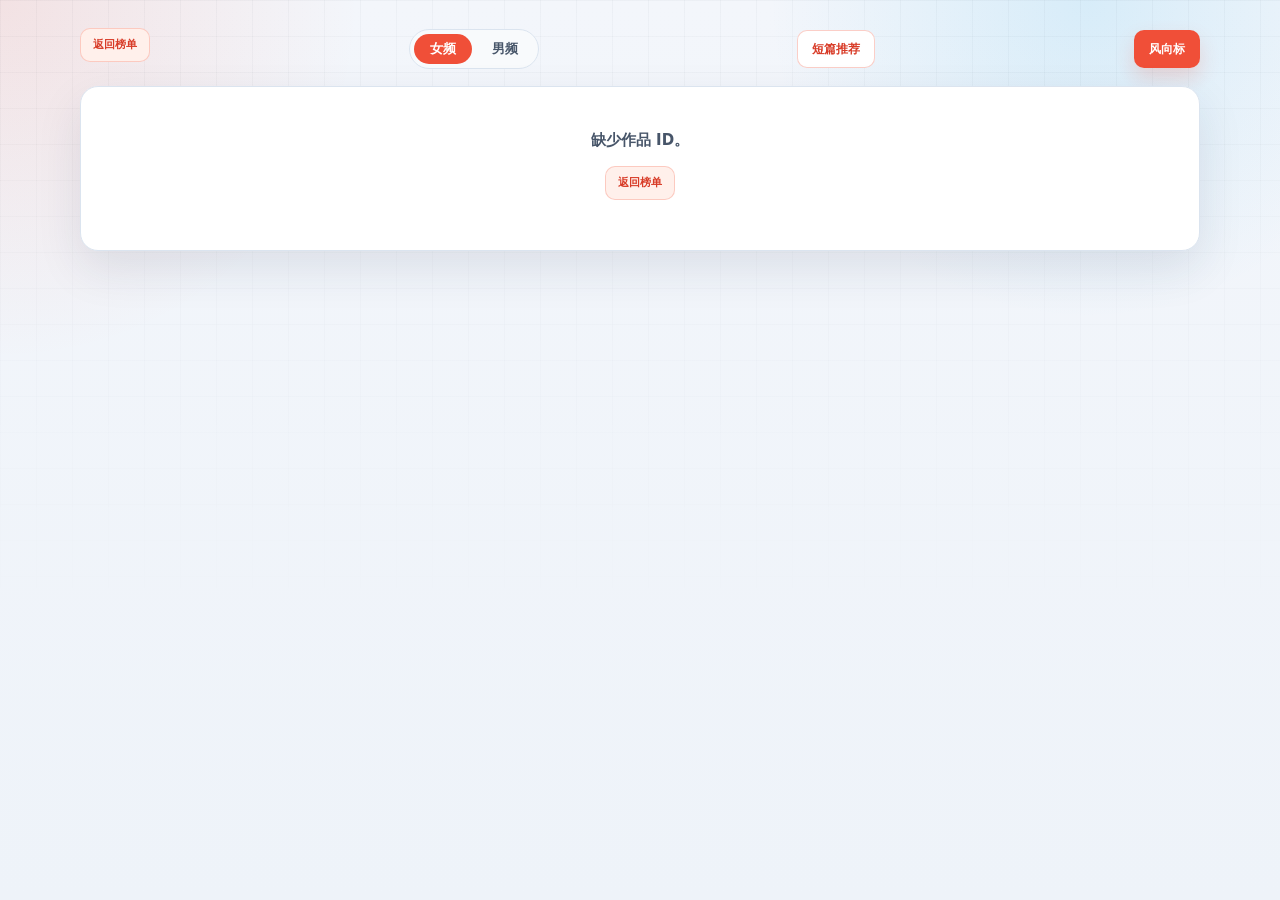
<file: book.html>
<!DOCTYPE html>
<html lang="zh-CN">
<head>
    <meta charset="UTF-8">
    <meta name="viewport" content="width=device-width, initial-scale=1.0">
    <title>作品详情 · 番茄男女频新书榜</title>
    <link rel="stylesheet" href="css/style.css">
    <meta name="description" content="番茄小说作品详情、在读趋势与历史上榜记录">
</head>
<body class="book-page">
    <main class="book-shell">
        <header class="book-topbar">
            <a href="index.html" class="back-link" data-channel-link>返回榜单</a>
            <nav class="channel-switch" data-channel-switch aria-label="选择频道"></nav>
            <a href="shorts.html" class="shorts-link-btn" data-channel-link>短篇推荐</a>
            <a href="trend.html" class="trend-link-btn" data-channel-link>风向标</a>
        </header>

        <section id="book-detail" class="book-detail-page">
            <div class="book-loading">正在读取作品详情...</div>
        </section>
    </main>

    <script src="js/channels.js"></script>
    <script src="js/book.js"></script>
</body>
</html>
</file>
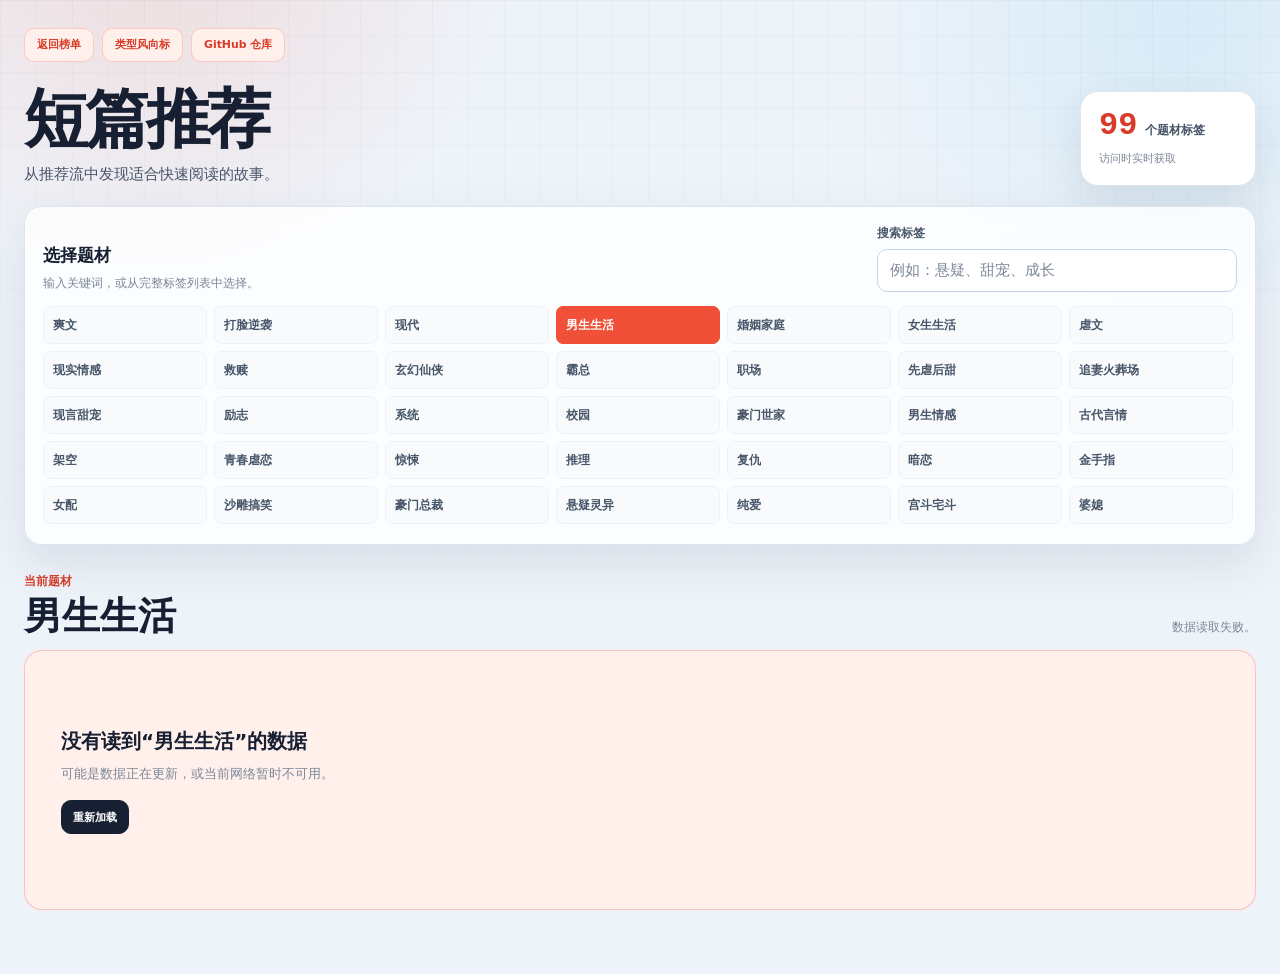
<file: shorts.html>
<!DOCTYPE html>
<html lang="zh-CN">
<head>
    <meta charset="UTF-8">
    <meta name="viewport" content="width=device-width, initial-scale=1.0">
    <title>短篇推荐 · 番茄风向标</title>
    <link rel="stylesheet" href="css/style.css">
    <meta name="description" content="按题材浏览番茄小说短篇推荐，查看短篇封面、摘要、阅读时长与互动数据。">
    <meta name="shorts-api-base" content="https://fanqie-shorts-proxy.wzj-fzr.workers.dev/api/shorts">
</head>
<body class="short-page">
    <main class="short-shell">
        <header class="short-topbar">
            <div class="short-heading">
                <nav class="short-nav" aria-label="页面导航">
                    <a href="index.html" class="back-link" data-channel-link>返回榜单</a>
                    <a href="trend.html" class="back-link" data-channel-link>类型风向标</a>
                    <a href="https://github.com/wen1701/FanqieRankTracker" class="back-link" target="_blank" rel="noopener noreferrer">GitHub 仓库</a>
                </nav>
                <h1>短篇推荐</h1>
                <p>从推荐流中发现适合快速阅读的故事。</p>
            </div>
            <div class="short-dataset" aria-label="数据集信息">
                <strong id="short-tag-count">99</strong>
                <span>个题材标签</span>
                <small id="short-update-time">访问时实时获取</small>
            </div>
        </header>

        <section class="short-filter-panel" aria-labelledby="short-filter-title">
            <div class="short-filter-copy">
                <div>
                    <h2 id="short-filter-title">选择题材</h2>
                    <p>输入关键词，或从完整标签列表中选择。</p>
                </div>
                <label class="short-search">
                    <span>搜索标签</span>
                    <input id="short-tag-search" type="search" placeholder="例如：悬疑、甜宠、成长" autocomplete="off">
                </label>
            </div>
            <div id="short-tag-grid" class="short-tag-grid" aria-live="polite"></div>
        </section>

        <section class="short-feed-section" aria-labelledby="short-feed-title">
            <header class="short-feed-header">
                <div>
                    <span class="short-feed-label">当前题材</span>
                    <h2 id="short-feed-title">正在加载</h2>
                </div>
                <p id="short-feed-summary">正在整理短篇推荐内容。</p>
            </header>
            <div id="short-feed" class="short-feed" aria-live="polite" aria-busy="true"></div>
        </section>
    </main>

    <script src="js/channels.js"></script>
    <script src="js/shorts.js"></script>
</body>
</html>
</file>
<file: css/style.css>
/* ============================================================
   Fanqie Rank Tracker - Tomato Signal Dashboard
   Based on Open Design "dashboard": compact cards, cool surfaces,
   status-first information design. Adapted with Fanqie tomato red
   and readable Chinese data typography.
   ============================================================ */

:root {
    --bg: #f3f6fb;
    --bg-strong: #e8eef7;
    --surface: #ffffff;
    --surface-soft: #f8fafc;
    --surface-tint: #fff4f0;
    --surface-cool: #eef6ff;
    --panel: rgba(255, 255, 255, 0.86);
    --panel-solid: #ffffff;
    --border: #dbe4ef;
    --border-soft: #edf2f7;
    --border-strong: #c8d4e3;

    --text-primary: #172033;
    --text-secondary: #475569;
    --text-muted: #7b8798;
    --text-faint: #a8b3c3;

    --accent: #f04f38;
    --accent-strong: #d83b27;
    --accent-soft: rgba(240, 79, 56, 0.1);
    --accent-wash: #fff0eb;
    --accent-on: #ffffff;

    --info: #0ea5e9;
    --info-soft: rgba(14, 165, 233, 0.1);
    --green: #10b981;
    --green-soft: rgba(16, 185, 129, 0.12);
    --red: #ef4444;
    --red-soft: rgba(239, 68, 68, 0.1);
    --amber: #f59e0b;
    --amber-soft: rgba(245, 158, 11, 0.13);
    --purple: #7c3aed;

    --shadow-card: 0 18px 46px rgba(25, 39, 64, 0.1);
    --shadow-hover: 0 22px 54px rgba(25, 39, 64, 0.16);
    --ring: 0 0 0 4px rgba(240, 79, 56, 0.14);

    --radius-xl: 18px;
    --radius-lg: 14px;
    --radius-md: 10px;
    --radius-sm: 7px;
    --radius-pill: 999px;

    --sidebar-w: 282px;
    --font-display: Inter, "PingFang SC", "Microsoft YaHei", system-ui, sans-serif;
    --font-body: Inter, "PingFang SC", "Microsoft YaHei", system-ui, sans-serif;
    --font-mono: "IBM Plex Mono", "SFMono-Regular", Consolas, ui-monospace, monospace;
}

* {
    box-sizing: border-box;
    margin: 0;
    padding: 0;
}

html {
    color-scheme: light;
}

body {
    min-height: 100vh;
    background:
        radial-gradient(circle at top left, rgba(240, 79, 56, 0.12), transparent 360px),
        radial-gradient(circle at 85% 0, rgba(14, 165, 233, 0.12), transparent 320px),
        linear-gradient(180deg, var(--bg) 0%, #eef3f9 100%);
    color: var(--text-primary);
    font-family: var(--font-body);
    font-size: 15px;
    line-height: 1.55;
    overflow-x: hidden;
    -webkit-font-smoothing: antialiased;
    text-rendering: optimizeLegibility;
}

body::before {
    content: "";
    position: fixed;
    inset: 0;
    pointer-events: none;
    background-image:
        linear-gradient(rgba(23, 32, 51, 0.035) 1px, transparent 1px),
        linear-gradient(90deg, rgba(23, 32, 51, 0.035) 1px, transparent 1px);
    background-size: 36px 36px;
    mask-image: linear-gradient(180deg, rgba(0, 0, 0, 0.85), transparent 70%);
    z-index: -1;
}

button,
select,
input {
    font: inherit;
}

button,
a,
select {
    -webkit-tap-highlight-color: transparent;
}

button:focus-visible,
a:focus-visible,
select:focus-visible,
input:focus-visible {
    outline: none;
    box-shadow: var(--ring);
}

::selection {
    background: rgba(240, 79, 56, 0.2);
    color: var(--text-primary);
}

::-webkit-scrollbar {
    width: 10px;
    height: 10px;
}

::-webkit-scrollbar-track {
    background: transparent;
}

::-webkit-scrollbar-thumb {
    background: #cbd6e4;
    border: 3px solid transparent;
    border-radius: var(--radius-pill);
    background-clip: content-box;
}

::-webkit-scrollbar-thumb:hover {
    background: #aebbd0;
    border: 3px solid transparent;
    background-clip: content-box;
}

.app-container {
    display: flex;
    min-height: 100vh;
}

/* ===== Sidebar ===== */
.sidebar {
    width: var(--sidebar-w);
    flex-shrink: 0;
    position: sticky;
    top: 0;
    z-index: 100;
    height: 100vh;
    padding: 24px 14px;
    overflow-y: auto;
    background: rgba(255, 255, 255, 0.78);
    border-right: 1px solid var(--border);
    backdrop-filter: blur(18px);
    -webkit-backdrop-filter: blur(18px);
    transition: transform 0.22s cubic-bezier(0.2, 0, 0, 1);
}

.sidebar-header {
    margin-bottom: 22px;
    padding: 14px 12px 18px;
    border-bottom: 1px solid var(--border-soft);
}

.sidebar-header h1 {
    position: relative;
    padding-left: 18px;
    color: var(--text-primary);
    font-family: var(--font-display);
    font-size: 1.2rem;
    font-weight: 760;
    line-height: 1.2;
}

.sidebar-header h1::before {
    content: "";
    position: absolute;
    left: 0;
    top: 0.18em;
    width: 8px;
    height: 1.05em;
    border-radius: var(--radius-pill);
    background: linear-gradient(180deg, var(--accent), var(--info));
}

.sidebar-subtitle {
    margin-top: 7px;
    color: var(--text-secondary);
    font-size: 0.78rem;
    font-weight: 650;
}

.channel-switch {
    display: inline-flex;
    flex-shrink: 0;
    gap: 4px;
    padding: 4px;
    border: 1px solid var(--border);
    border-radius: var(--radius-pill);
    background: var(--surface-soft);
}

.sidebar-header .channel-switch {
    margin-top: 12px;
}

.channel-switch a {
    padding: 5px 16px;
    border-radius: var(--radius-pill);
    color: var(--text-secondary);
    text-decoration: none;
    font-size: 0.8rem;
    font-weight: 650;
}

.channel-switch a[aria-current="page"] {
    color: var(--accent-on);
    background: var(--accent);
}

.channel-switch a:hover:not([aria-current]) {
    background: var(--accent-wash);
}

.update-date {
    display: inline-flex;
    margin-top: 10px;
    padding: 5px 8px;
    border: 1px solid var(--border);
    border-radius: var(--radius-sm);
    background: var(--surface-soft);
    color: var(--text-muted);
    font-family: var(--font-mono);
    font-size: 0.68rem;
    font-weight: 650;
}

.category-nav ul {
    list-style: none;
}

.category-nav li {
    min-height: 38px;
    margin-bottom: 4px;
    padding: 9px 10px;
    border: 1px solid transparent;
    border-radius: var(--radius-md);
    color: var(--text-secondary);
    cursor: pointer;
    display: flex;
    align-items: center;
    justify-content: space-between;
    gap: 8px;
    font-size: 0.88rem;
    font-weight: 620;
    transition:
        background-color 0.18s ease,
        border-color 0.18s ease,
        color 0.18s ease,
        transform 0.18s ease;
}

.category-nav li:hover {
    background: var(--surface-soft);
    border-color: var(--border);
    color: var(--text-primary);
    transform: translateX(2px);
}

.category-nav li.active {
    background: var(--accent-wash);
    border-color: rgba(240, 79, 56, 0.22);
    color: var(--accent-strong);
}

.cat-badge {
    min-width: 28px;
    padding: 2px 7px;
    border-radius: var(--radius-pill);
    font-family: var(--font-mono);
    font-size: 0.68rem;
    font-weight: 760;
    text-align: center;
}

.cat-badge.new {
    background: var(--green-soft);
    color: #087f5b;
}

/* ===== Main Layout ===== */
.main-content {
    flex: 1;
    min-width: 0;
    padding: 28px 34px 48px;
}

.main-header {
    display: flex;
    align-items: flex-start;
    justify-content: space-between;
    gap: 20px;
    margin-bottom: 20px;
}

.header-left {
    flex-shrink: 0;
    min-width: 0;
}

.main-header h2 {
    color: var(--text-primary);
    font-family: var(--font-display);
    font-size: clamp(1.65rem, 2.4vw, 2.35rem);
    font-weight: 780;
    line-height: 1.08;
    letter-spacing: 0;
}

.main-header h2::after {
    content: "排名追踪 / 趋势信号";
    display: block;
    margin-top: 8px;
    color: var(--text-muted);
    font-family: var(--font-body);
    font-size: 0.78rem;
    font-weight: 650;
}

.ranking-basis-tag {
    display: inline-flex;
    margin-top: 10px;
    padding: 5px 8px;
    border: 1px solid rgba(240, 79, 56, 0.2);
    border-radius: var(--radius-sm);
    background: var(--accent-wash);
    color: var(--accent-strong);
    font-size: 0.7rem;
    font-weight: 720;
}

.header-right {
    display: flex;
    align-items: center;
    justify-content: flex-end;
    flex-wrap: wrap;
    gap: 10px;
}

.github-link-btn,
.shorts-link-btn,
.trend-link-btn,
.preset-btn,
.date-picker-btn,
.date-nav-btn,
.mobile-menu-btn,
.range-btn,
.category-chip,
.back-link,
.source-link-btn,
.hot-type-row,
.book-copy-btn {
    transition:
        background-color 0.18s ease,
        border-color 0.18s ease,
        color 0.18s ease,
        box-shadow 0.18s ease,
        transform 0.18s ease;
}

.github-link-btn {
    min-height: 36px;
    padding: 8px 12px;
    border: 1px solid var(--border);
    border-radius: var(--radius-md);
    background: var(--surface);
    color: var(--text-primary);
    display: inline-flex;
    align-items: center;
    justify-content: center;
    gap: 7px;
    font-size: 0.78rem;
    font-weight: 760;
    text-decoration: none;
    white-space: nowrap;
}

.github-link-btn svg {
    width: 16px;
    height: 16px;
    fill: currentColor;
    flex: 0 0 auto;
}

.github-link-btn:hover {
    border-color: var(--text-primary);
    background: var(--text-primary);
    color: #ffffff;
    transform: translateY(-1px);
}

.shorts-link-btn {
    min-height: 36px;
    padding: 8px 14px;
    border: 1px solid rgba(240, 79, 56, 0.28);
    border-radius: var(--radius-md);
    background: var(--surface);
    color: var(--accent-strong);
    display: inline-flex;
    align-items: center;
    justify-content: center;
    font-size: 0.78rem;
    font-weight: 760;
    text-decoration: none;
    white-space: nowrap;
}

.shorts-link-btn:hover {
    border-color: var(--accent);
    background: var(--accent-wash);
    transform: translateY(-1px);
}

.trend-link-btn {
    min-height: 36px;
    padding: 8px 14px;
    border: 1px solid rgba(240, 79, 56, 0.24);
    border-radius: var(--radius-md);
    background: var(--accent);
    color: var(--accent-on);
    display: inline-flex;
    align-items: center;
    justify-content: center;
    font-size: 0.78rem;
    font-weight: 760;
    text-decoration: none;
    white-space: nowrap;
    box-shadow: 0 10px 20px rgba(240, 79, 56, 0.18);
}

.trend-link-btn:hover {
    background: var(--accent-strong);
    transform: translateY(-1px);
}

.date-presets,
.trend-range {
    display: inline-flex;
    gap: 4px;
    padding: 4px;
    border: 1px solid var(--border);
    border-radius: var(--radius-md);
    background: rgba(255, 255, 255, 0.7);
}

.preset-btn,
.range-btn {
    height: 28px;
    padding: 0 12px;
    border: 0;
    border-radius: var(--radius-sm);
    background: transparent;
    color: var(--text-muted);
    cursor: pointer;
    font-size: 0.75rem;
    font-weight: 720;
    white-space: nowrap;
}

.preset-btn:hover,
.range-btn:hover {
    background: var(--surface-soft);
    color: var(--text-primary);
}

.preset-btn.active,
.range-btn.active {
    background: var(--text-primary);
    color: #ffffff;
}

.date-picker-wrap {
    display: inline-flex;
    align-items: center;
    gap: 5px;
    position: relative;
}

.date-picker-btn {
    min-height: 36px;
    padding: 8px 12px;
    border: 1px solid var(--border);
    border-radius: var(--radius-md);
    background: var(--surface);
    color: var(--text-secondary);
    cursor: pointer;
    display: inline-flex;
    align-items: center;
    gap: 7px;
    font-family: var(--font-mono);
    font-size: 0.76rem;
    font-weight: 650;
    white-space: nowrap;
}

.date-picker-btn:hover {
    border-color: rgba(240, 79, 56, 0.28);
    color: var(--accent-strong);
}

.date-picker-btn .date-icon {
    color: var(--accent);
    font-size: 0.76rem;
}

.date-nav-btn {
    width: 34px;
    height: 34px;
    border: 1px solid var(--border);
    border-radius: var(--radius-md);
    background: var(--surface);
    color: var(--text-muted);
    cursor: pointer;
    display: inline-flex;
    align-items: center;
    justify-content: center;
    font-size: 0.68rem;
}

.date-nav-btn:hover:not(:disabled) {
    border-color: var(--accent);
    color: var(--accent-strong);
    transform: translateY(-1px);
}

.date-nav-btn:disabled {
    opacity: 0.42;
    cursor: not-allowed;
}

.date-picker-btn.is-historical {
    background: var(--accent-wash);
    border-color: rgba(240, 79, 56, 0.28);
    color: var(--accent-strong);
}

.date-input-hidden {
    position: absolute;
    top: 100%;
    right: 0;
    width: 0;
    height: 0;
    border: 0;
    opacity: 0;
    pointer-events: none;
}

.mobile-menu-btn {
    display: none;
    width: 38px;
    height: 38px;
    border: 1px solid var(--border);
    border-radius: var(--radius-md);
    background: var(--surface);
    color: var(--text-primary);
    cursor: pointer;
    font-size: 1rem;
}

.mobile-menu-btn:hover {
    border-color: var(--accent);
    color: var(--accent);
}

/* ===== Trend Panel ===== */
.trend-panel {
    display: grid;
    grid-template-columns: 1fr;
    margin-bottom: 20px;
}

.trend-ai {
    position: relative;
    min-height: 160px;
    padding: 22px 24px 24px;
    border: 1px solid rgba(240, 79, 56, 0.18);
    border-radius: var(--radius-xl);
    background:
        linear-gradient(135deg, rgba(255, 244, 240, 0.9), rgba(255, 255, 255, 0.96)),
        var(--surface);
    box-shadow: var(--shadow-card);
    overflow: hidden;
}

.trend-ai::before {
    content: "";
    position: absolute;
    inset: 0 auto 0 0;
    width: 5px;
    background: linear-gradient(180deg, var(--accent), var(--amber), var(--info));
}

.ai-label,
.panel-kicker,
.back-link {
    color: var(--accent-strong);
    font-family: var(--font-mono);
    font-size: 0.68rem;
    font-weight: 760;
    letter-spacing: 0;
    text-transform: uppercase;
}

.ai-label {
    margin-bottom: 12px;
}

.ai-content {
    color: var(--text-secondary);
    font-size: 0.92rem;
    line-height: 1.85;
    white-space: pre-wrap;
    user-select: text;
}

.ai-content strong,
.summary-item strong {
    padding: 1px 5px;
    border-radius: 4px;
    background: var(--accent-soft);
    color: var(--accent-strong);
    font-weight: 760;
}

.ai-content em {
    color: #087f5b;
    font-style: normal;
    font-weight: 720;
}

.ai-content .cursor {
    display: inline-block;
    width: 2px;
    height: 1.05em;
    margin-left: 2px;
    background: var(--accent);
    vertical-align: text-bottom;
    animation: blink 0.8s steps(1) infinite;
}

@keyframes blink {
    0%, 100% { opacity: 1; }
    50% { opacity: 0; }
}

.ai-loading,
.muted-line {
    color: var(--text-muted);
    font-size: 0.86rem;
}

/* ===== Book Grid ===== */
.books-waterfall {
    display: grid;
    grid-template-columns: repeat(auto-fill, minmax(292px, 1fr));
    gap: 16px;
    align-items: start;
}

.book-card {
    position: relative;
    display: grid;
    grid-template-columns: 98px minmax(0, 1fr);
    min-height: 188px;
    overflow: hidden;
    border: 1px solid var(--border);
    border-radius: var(--radius-xl);
    background: var(--surface);
    color: inherit;
    text-decoration: none;
    box-shadow: var(--shadow-card);
    user-select: text;
    -webkit-user-select: text;
    transition:
        border-color 0.2s ease,
        box-shadow 0.2s ease,
        transform 0.2s ease;
}

.book-card:hover {
    border-color: rgba(240, 79, 56, 0.3);
    box-shadow: var(--shadow-hover);
    transform: translateY(-3px);
}

.book-cover {
    min-height: 188px;
    background:
        linear-gradient(135deg, rgba(240, 79, 56, 0.18), rgba(14, 165, 233, 0.12)),
        var(--surface-cool);
    overflow: hidden;
    position: relative;
}

.book-cover img {
    width: 100%;
    height: 100%;
    min-height: 188px;
    object-fit: cover;
    display: block;
    transition: transform 0.5s ease;
}

.book-card:hover .book-cover img {
    transform: scale(1.04);
}

.no-cover {
    height: 100%;
    min-height: 188px;
    padding: 12px;
    color: var(--text-muted);
    display: flex;
    align-items: center;
    justify-content: center;
    font-size: 0.78rem;
    text-align: center;
}

.book-info {
    min-width: 0;
    padding: 14px 14px 13px;
    display: flex;
    flex-direction: column;
    gap: 8px;
}

.book-title {
    color: var(--text-primary);
    display: -webkit-box;
    overflow: hidden;
    font-family: var(--font-display);
    font-size: 0.98rem;
    font-weight: 760;
    letter-spacing: 0;
    line-height: 1.45;
    -webkit-box-orient: vertical;
    -webkit-line-clamp: 2;
}

.book-meta {
    display: flex;
    align-items: center;
    justify-content: space-between;
    gap: 8px;
    color: var(--text-muted);
    font-size: 0.75rem;
}

.book-author {
    min-width: 0;
    overflow: hidden;
    color: var(--text-secondary);
    font-weight: 650;
    text-overflow: ellipsis;
    white-space: nowrap;
}

.book-reads {
    flex-shrink: 0;
    padding: 3px 7px;
    border: 1px solid rgba(240, 79, 56, 0.18);
    border-radius: var(--radius-pill);
    background: var(--accent-wash);
    color: var(--accent-strong);
    font-family: var(--font-mono);
    font-size: 0.68rem;
    font-weight: 700;
}

.book-intro {
    color: var(--text-muted);
    display: -webkit-box;
    overflow: hidden;
    font-size: 0.78rem;
    line-height: 1.65;
    -webkit-box-orient: vertical;
    -webkit-line-clamp: 3;
}

.book-rank {
    position: absolute;
    left: 10px;
    top: 10px;
    z-index: 10;
    min-width: 32px;
    padding: 4px 8px;
    border: 1px solid rgba(255, 255, 255, 0.42);
    border-radius: var(--radius-md);
    background: rgba(23, 32, 51, 0.78);
    color: #ffffff;
    font-family: var(--font-mono);
    font-size: 0.76rem;
    font-weight: 800;
    text-align: center;
    backdrop-filter: blur(10px);
    -webkit-backdrop-filter: blur(10px);
}

.rank-1 {
    background: linear-gradient(135deg, #ff6a3d, #f59e0b);
    border-color: transparent;
}

.rank-2 {
    background: linear-gradient(135deg, #64748b, #94a3b8);
    border-color: transparent;
}

.rank-3 {
    background: linear-gradient(135deg, #9a6b3d, #d19b61);
    border-color: transparent;
}

.book-change {
    position: absolute;
    right: 10px;
    top: 10px;
    z-index: 10;
    padding: 4px 8px;
    border-radius: var(--radius-md);
    background: rgba(255, 255, 255, 0.86);
    border: 1px solid var(--border);
    font-family: var(--font-mono);
    font-size: 0.68rem;
    font-weight: 800;
    backdrop-filter: blur(10px);
    -webkit-backdrop-filter: blur(10px);
}

.book-change.up {
    color: #087f5b;
}

.book-change.down {
    color: #b91c1c;
}

.book-change.new {
    color: #9a5b00;
}

.book-copy-btn {
    width: max-content;
    max-width: 100%;
    margin-top: auto;
    padding: 6px 10px;
    border: 1px solid var(--border);
    border-radius: var(--radius-md);
    background: var(--surface-soft);
    color: var(--text-secondary);
    cursor: pointer;
    font-size: 0.74rem;
    font-weight: 720;
    white-space: nowrap;
}

.book-copy-btn:hover {
    border-color: rgba(240, 79, 56, 0.28);
    background: var(--accent-wash);
    color: var(--accent-strong);
    transform: translateY(-1px);
}

.book-copy-btn.copied {
    border-color: rgba(16, 185, 129, 0.24);
    background: var(--green-soft);
    color: #087f5b;
}

.empty-state {
    grid-column: 1 / -1;
    padding: 56px 20px;
    border: 1px dashed var(--border-strong);
    border-radius: var(--radius-xl);
    background: rgba(255, 255, 255, 0.72);
    color: var(--text-secondary);
    text-align: center;
}

.empty-state p {
    margin-bottom: 6px;
    font-size: 1rem;
    font-weight: 720;
}

.empty-state .empty-hint {
    color: var(--text-muted);
    font-size: 0.84rem;
    font-weight: 500;
}

/* ===== Book Detail Page ===== */
.book-page {
    min-height: 100vh;
}

.book-shell {
    width: min(1120px, calc(100% - 48px));
    margin: 0 auto;
    padding: 28px 0 56px;
}

.book-topbar {
    margin-bottom: 16px;
    display: flex;
    flex-wrap: wrap;
    align-items: center;
    justify-content: space-between;
    gap: 12px;
}

.book-detail-page {
    display: grid;
    gap: 16px;
}

.book-loading,
.book-empty-state {
    padding: 42px 24px;
    border: 1px solid var(--border);
    border-radius: var(--radius-xl);
    background: var(--panel-solid);
    color: var(--text-secondary);
    box-shadow: var(--shadow-card);
    text-align: center;
}

.book-empty-state p {
    margin-bottom: 14px;
    font-weight: 720;
}

.book-detail-hero {
    padding: 22px;
    border: 1px solid var(--border);
    border-radius: var(--radius-xl);
    background:
        linear-gradient(135deg, rgba(255, 244, 240, 0.88), rgba(255, 255, 255, 0.95)),
        var(--surface);
    box-shadow: var(--shadow-card);
    display: grid;
    grid-template-columns: 180px minmax(0, 1fr);
    gap: 22px;
}

.detail-cover {
    min-height: 256px;
    overflow: hidden;
    border-radius: var(--radius-lg);
    background:
        linear-gradient(135deg, rgba(240, 79, 56, 0.18), rgba(14, 165, 233, 0.12)),
        var(--surface-cool);
}

.detail-cover img {
    width: 100%;
    height: 100%;
    min-height: 256px;
    object-fit: cover;
    display: block;
}

.detail-main {
    min-width: 0;
    display: flex;
    flex-direction: column;
    align-items: flex-start;
}

.detail-main h1 {
    margin-bottom: 8px;
    color: var(--text-primary);
    font-family: var(--font-display);
    font-size: clamp(1.7rem, 3vw, 2.6rem);
    font-weight: 800;
    line-height: 1.12;
}

.detail-author {
    color: var(--text-secondary);
    font-size: 0.9rem;
    font-weight: 650;
}

.detail-stats {
    width: 100%;
    margin: 18px 0;
    display: grid;
    grid-template-columns: repeat(3, minmax(0, 1fr));
    gap: 10px;
}

.detail-stats span {
    min-width: 0;
    padding: 12px;
    border: 1px solid var(--border-soft);
    border-radius: var(--radius-md);
    background: rgba(255, 255, 255, 0.7);
}

.detail-stats strong,
.detail-stats small {
    display: block;
}

.detail-stats strong {
    color: var(--accent-strong);
    font-family: var(--font-mono);
    font-size: 1rem;
    font-weight: 800;
}

.detail-stats small {
    margin-top: 4px;
    color: var(--text-muted);
    font-size: 0.72rem;
    font-weight: 700;
}

.detail-intro {
    color: var(--text-secondary);
    font-size: 0.92rem;
    line-height: 1.9;
}

.source-link-btn {
    min-height: 38px;
    padding: 9px 14px;
    border: 1px solid rgba(240, 79, 56, 0.24);
    border-radius: var(--radius-md);
    background: var(--accent);
    color: var(--accent-on);
    display: inline-flex;
    align-items: center;
    justify-content: center;
    font-size: 0.82rem;
    font-weight: 760;
    text-decoration: none;
    white-space: nowrap;
    box-shadow: 0 10px 20px rgba(240, 79, 56, 0.18);
}

.detail-actions {
    margin-top: 18px;
    display: flex;
    flex-wrap: wrap;
    gap: 10px;
}

.detail-actions .book-copy-btn {
    min-height: 38px;
    margin-top: 0;
}

.source-link-btn:hover {
    background: var(--accent-strong);
    transform: translateY(-1px);
}

.book-detail-grid {
    min-width: 0;
    display: grid;
    grid-template-columns: minmax(0, 1.4fr) minmax(280px, 0.8fr);
    gap: 16px;
}

.detail-panel {
    min-width: 0;
    padding: 18px;
    border: 1px solid var(--border);
    border-radius: var(--radius-xl);
    background: var(--panel-solid);
    box-shadow: var(--shadow-card);
}

.detail-panel h2 {
    margin-bottom: 14px;
    color: var(--text-primary);
    font-size: 1.18rem;
    font-weight: 760;
}

.reads-chart-wrap {
    width: 100%;
    overflow-x: auto;
}

.reads-chart-frame {
    position: relative;
    min-width: 620px;
}

.reads-chart {
    display: block;
    width: 100%;
    height: auto;
}

.chart-grid {
    stroke: rgba(219, 228, 239, 0.72);
    stroke-width: 1;
}

.chart-axis-base {
    stroke: var(--border-strong);
    stroke-width: 1;
}

.chart-axis-label,
.chart-date-label {
    fill: var(--text-muted);
    font-family: var(--font-mono);
    font-size: 0.68rem;
    font-weight: 650;
}

.reads-line {
    fill: none;
    stroke: var(--accent);
    stroke-width: 2.4;
    stroke-linecap: round;
    stroke-linejoin: round;
}

.chart-hover-line {
    opacity: 0;
    stroke: var(--border-strong);
    stroke-dasharray: 4 4;
    stroke-width: 1;
}

.chart-hover-line.show {
    opacity: 1;
}

.reads-hover-point {
    opacity: 0;
    fill: var(--accent);
    stroke: #ffffff;
    stroke-width: 2.4;
}

.reads-hover-point.show {
    opacity: 1;
}

.chart-hit-area {
    fill: transparent;
    cursor: crosshair;
    pointer-events: all;
}

.reads-tooltip {
    position: absolute;
    z-index: 5;
    min-width: 178px;
    padding: 14px 16px;
    border: 1px solid var(--border-soft);
    border-radius: var(--radius-sm);
    background: var(--surface);
    box-shadow: var(--shadow-card);
    color: var(--text-secondary);
    pointer-events: none;
}

.reads-tooltip time {
    display: block;
    margin-bottom: 10px;
    padding-bottom: 10px;
    border-bottom: 1px solid var(--border-soft);
    color: var(--text-muted);
    font-family: var(--font-mono);
    font-size: 0.74rem;
    font-weight: 650;
}

.reads-tooltip div {
    display: grid;
    grid-template-columns: auto 1fr auto;
    align-items: center;
    gap: 8px;
    font-size: 0.8rem;
}

.reads-tooltip i {
    width: 7px;
    height: 7px;
    border-radius: var(--radius-pill);
    background: var(--accent);
}

.reads-tooltip strong {
    color: var(--text-primary);
    font-family: var(--font-mono);
    font-size: 0.78rem;
    font-weight: 800;
}

.book-history-list {
    display: flex;
    flex-direction: column;
}

.book-history-row {
    padding: 10px 0;
    border-bottom: 1px solid var(--border-soft);
    display: grid;
    grid-template-columns: minmax(76px, auto) minmax(0, 1fr) auto;
    align-items: center;
    gap: 10px;
}

.book-history-row:last-child {
    border-bottom: 0;
}

.book-history-row time {
    color: var(--accent-strong);
    font-family: var(--font-mono);
    font-size: 0.72rem;
    font-weight: 760;
}

.book-history-row strong {
    min-width: 0;
    overflow: hidden;
    color: var(--text-primary);
    font-size: 0.82rem;
    font-weight: 720;
    text-overflow: ellipsis;
    white-space: nowrap;
}

.book-history-row span {
    color: #087f5b;
    font-family: var(--font-mono);
    font-size: 0.74rem;
    font-weight: 800;
}

.copy-toast {
    position: fixed;
    left: 50%;
    bottom: 28px;
    z-index: 9999;
    padding: 10px 18px;
    border: 1px solid rgba(16, 185, 129, 0.22);
    border-radius: var(--radius-pill);
    background: rgba(255, 255, 255, 0.92);
    box-shadow: var(--shadow-card);
    color: #087f5b;
    font-size: 0.8rem;
    font-weight: 720;
    opacity: 0;
    pointer-events: none;
    transform: translateX(-50%) translateY(16px);
    transition: all 0.22s ease;
}

.copy-toast.show {
    opacity: 1;
    transform: translateX(-50%) translateY(0);
}

/* ===== Short Recommendations Page ===== */
.short-page {
    --short-bg: #eef3f9;
    --short-grid: rgba(23, 32, 51, 0.032);
    min-height: 100dvh;
    background:
        radial-gradient(circle at 12% -8%, rgba(240, 79, 56, 0.15), transparent 360px),
        radial-gradient(circle at 92% 2%, rgba(14, 165, 233, 0.1), transparent 340px),
        var(--short-bg);
}

.short-page::before {
    background-image:
        linear-gradient(var(--short-grid) 1px, transparent 1px),
        linear-gradient(90deg, var(--short-grid) 1px, transparent 1px);
}

.short-shell {
    width: min(100% - 48px, 1280px);
    margin: 0 auto;
    padding: 28px 0 64px;
}

.short-topbar {
    display: grid;
    grid-template-columns: minmax(0, 1fr) auto;
    align-items: end;
    gap: 28px;
    margin-bottom: 20px;
}

.short-nav {
    display: flex;
    align-items: center;
    flex-wrap: wrap;
    gap: 8px;
    margin-bottom: 18px;
}

.short-heading h1 {
    max-width: 680px;
    font-family: var(--font-display);
    font-size: clamp(2.15rem, 5vw, 4.6rem);
    font-weight: 800;
    letter-spacing: -0.045em;
    line-height: 0.98;
}

.short-heading > p {
    max-width: 46ch;
    margin-top: 12px;
    color: var(--text-secondary);
    font-size: 0.94rem;
}

.short-dataset {
    min-width: 176px;
    padding: 18px;
    border: 1px solid var(--border);
    border-radius: var(--radius-xl);
    background: var(--surface);
    box-shadow: var(--shadow-card);
    display: grid;
    grid-template-columns: auto 1fr;
    align-items: baseline;
    column-gap: 8px;
}

.short-dataset strong {
    color: var(--accent-strong);
    font-family: var(--font-mono);
    font-size: 2rem;
    font-weight: 800;
    line-height: 1;
}

.short-dataset span {
    color: var(--text-secondary);
    font-size: 0.78rem;
    font-weight: 720;
}

.short-dataset small {
    grid-column: 1 / -1;
    margin-top: 9px;
    color: var(--text-muted);
    font-family: var(--font-mono);
    font-size: 0.66rem;
}

.short-filter-panel {
    padding: 18px;
    border: 1px solid var(--border);
    border-radius: var(--radius-xl);
    background: rgba(255, 255, 255, 0.8);
    box-shadow: var(--shadow-card);
    backdrop-filter: blur(16px);
    -webkit-backdrop-filter: blur(16px);
}

.short-filter-copy {
    display: grid;
    grid-template-columns: minmax(0, 1fr) minmax(260px, 360px);
    align-items: end;
    gap: 24px;
    margin-bottom: 14px;
}

.short-filter-copy h2 {
    font-size: 1.08rem;
    font-weight: 780;
}

.short-filter-copy p {
    margin-top: 4px;
    color: var(--text-muted);
    font-size: 0.78rem;
}

.short-search {
    display: grid;
    gap: 6px;
}

.short-search span {
    color: var(--text-secondary);
    font-size: 0.72rem;
    font-weight: 720;
}

.short-search input {
    width: 100%;
    min-height: 42px;
    padding: 9px 12px;
    border: 1px solid var(--border-strong);
    border-radius: var(--radius-md);
    background: var(--surface);
    color: var(--text-primary);
}

.short-search input::placeholder {
    color: var(--text-muted);
}

.short-tag-grid {
    max-height: 220px;
    padding-right: 4px;
    overflow-y: auto;
    display: grid;
    grid-template-columns: repeat(7, minmax(0, 1fr));
    gap: 7px;
}

.short-tag-btn {
    min-width: 0;
    min-height: 38px;
    padding: 7px 9px;
    border: 1px solid var(--border-soft);
    border-radius: var(--radius-sm);
    background: var(--surface-soft);
    color: var(--text-secondary);
    cursor: pointer;
    display: flex;
    align-items: center;
    justify-content: flex-start;
    gap: 6px;
    font-size: 0.76rem;
    font-weight: 680;
    text-align: left;
    transition:
        background-color 0.18s ease,
        border-color 0.18s ease,
        color 0.18s ease,
        transform 0.18s ease;
}

.short-tag-btn span {
    overflow: hidden;
    text-overflow: ellipsis;
    white-space: nowrap;
}

.short-tag-btn small {
    color: var(--text-faint);
    font-family: var(--font-mono);
    font-size: 0.62rem;
}

.short-tag-btn:hover {
    border-color: rgba(240, 79, 56, 0.25);
    background: var(--accent-wash);
    color: var(--accent-strong);
    transform: translateY(-1px);
}

.short-tag-btn.active {
    border-color: var(--accent);
    background: var(--accent);
    color: var(--accent-on);
}

.short-tag-btn.active small {
    color: rgba(255, 255, 255, 0.78);
}

.short-tag-empty {
    grid-column: 1 / -1;
    padding: 18px 4px;
    color: var(--text-muted);
    font-size: 0.82rem;
}

.short-feed-section {
    margin-top: 28px;
}

.short-feed-header {
    display: flex;
    align-items: end;
    justify-content: space-between;
    gap: 24px;
    margin-bottom: 14px;
}

.short-feed-label {
    display: block;
    margin-bottom: 5px;
    color: var(--accent-strong);
    font-size: 0.72rem;
    font-weight: 760;
}

.short-feed-header h2 {
    font-family: var(--font-display);
    font-size: clamp(1.65rem, 3vw, 2.45rem);
    font-weight: 800;
    line-height: 1.05;
}

.short-feed-header p {
    max-width: 38ch;
    color: var(--text-muted);
    font-size: 0.78rem;
    text-align: right;
}

.short-feed {
    display: grid;
    grid-template-columns: repeat(3, minmax(0, 1fr));
    gap: 14px;
}

.short-card {
    min-width: 0;
    min-height: 270px;
    overflow: hidden;
    border: 1px solid var(--border);
    border-radius: var(--radius-xl);
    background: var(--surface);
    box-shadow: var(--shadow-card);
    display: grid;
    grid-template-columns: 154px minmax(0, 1fr);
    transition:
        border-color 0.2s ease,
        box-shadow 0.2s ease,
        transform 0.2s ease;
}

.short-card:hover {
    border-color: rgba(240, 79, 56, 0.3);
    box-shadow: var(--shadow-hover);
    transform: translateY(-2px);
}

.short-card-featured {
    grid-column: 1 / -1;
    min-height: 360px;
    grid-template-columns: minmax(360px, 0.9fr) minmax(0, 1.25fr);
}

.short-cover {
    position: relative;
    min-height: 270px;
    overflow: hidden;
    background: var(--surface-cool);
}

.short-cover-fallback {
    position: absolute;
    inset: 0;
    padding: 24px;
    background:
        linear-gradient(150deg, rgba(240, 79, 56, 0.16), rgba(14, 165, 233, 0.12)),
        var(--surface-cool);
    color: var(--text-secondary);
    display: flex;
    align-items: center;
    justify-content: center;
    font-size: 1rem;
    font-weight: 760;
    text-align: center;
}

.short-cover img {
    position: absolute;
    inset: 0;
    width: 100%;
    height: 100%;
    object-fit: cover;
    transition: transform 0.45s cubic-bezier(0.16, 1, 0.3, 1);
}

.short-card:hover .short-cover img {
    transform: scale(1.025);
}

.short-position {
    position: absolute;
    left: 10px;
    top: 10px;
    z-index: 1;
    padding: 5px 7px;
    border: 1px solid rgba(255, 255, 255, 0.34);
    border-radius: var(--radius-sm);
    background: rgba(23, 32, 51, 0.76);
    color: #ffffff;
    font-family: var(--font-mono);
    font-size: 0.68rem;
    font-weight: 800;
    backdrop-filter: blur(8px);
    -webkit-backdrop-filter: blur(8px);
}

.short-card-body {
    min-width: 0;
    padding: 18px;
    display: flex;
    flex-direction: column;
}

.short-card-featured .short-card-body {
    padding: clamp(22px, 4vw, 44px);
    justify-content: center;
}

.short-topic-row {
    min-height: 24px;
    display: flex;
    align-items: center;
    flex-wrap: wrap;
    gap: 6px;
}

.short-topic-row span {
    padding: 3px 7px;
    border: 1px solid rgba(240, 79, 56, 0.2);
    border-radius: var(--radius-sm);
    background: var(--accent-wash);
    color: var(--accent-strong);
    font-size: 0.65rem;
    font-weight: 720;
}

.short-card h3 {
    margin-top: 10px;
    color: var(--text-primary);
    display: -webkit-box;
    overflow: hidden;
    font-family: var(--font-display);
    font-size: 1.06rem;
    font-weight: 780;
    line-height: 1.4;
    -webkit-box-orient: vertical;
    -webkit-line-clamp: 2;
}

.short-card-featured h3 {
    max-width: 18ch;
    font-size: clamp(1.65rem, 3.2vw, 2.65rem);
    line-height: 1.16;
    -webkit-line-clamp: 3;
}

.short-author {
    margin-top: 5px;
    color: var(--text-secondary);
    font-size: 0.74rem;
    font-weight: 680;
}

.short-excerpt {
    margin-top: 12px;
    color: var(--text-muted);
    display: -webkit-box;
    overflow: hidden;
    font-size: 0.78rem;
    line-height: 1.72;
    -webkit-box-orient: vertical;
    -webkit-line-clamp: 3;
}

.short-card-featured .short-excerpt {
    max-width: 64ch;
    font-size: 0.86rem;
    -webkit-line-clamp: 4;
}

.short-reading-meta {
    margin-top: 10px;
    color: var(--text-secondary);
    font-family: var(--font-mono);
    font-size: 0.68rem;
    font-weight: 680;
}

.short-reading-meta i {
    margin: 0 6px;
    color: var(--border-strong);
    font-style: normal;
}

.short-card-footer {
    margin-top: auto;
    padding-top: 14px;
    display: flex;
    align-items: end;
    justify-content: space-between;
    gap: 12px;
}

.short-metrics {
    display: flex;
    align-items: end;
    gap: 13px;
}

.short-metrics div {
    display: grid;
    gap: 1px;
}

.short-metrics dt {
    color: var(--text-faint);
    font-size: 0.6rem;
}

.short-metrics dd {
    color: var(--text-secondary);
    font-family: var(--font-mono);
    font-size: 0.7rem;
    font-weight: 760;
}

.short-card-footer a,
.short-state button {
    min-height: 34px;
    padding: 7px 11px;
    border: 1px solid var(--text-primary);
    border-radius: var(--radius-md);
    background: var(--text-primary);
    color: var(--surface);
    cursor: pointer;
    display: inline-flex;
    align-items: center;
    justify-content: center;
    flex-shrink: 0;
    font-size: 0.7rem;
    font-weight: 760;
    text-decoration: none;
    white-space: nowrap;
    transition:
        background-color 0.18s ease,
        color 0.18s ease,
        transform 0.18s ease;
}

.short-card-footer a:hover,
.short-state button:hover {
    background: var(--accent);
    border-color: var(--accent);
    color: var(--accent-on);
    transform: translateY(-1px);
}

.short-card-footer a:active,
.short-state button:active,
.short-tag-btn:active {
    transform: translateY(1px);
}

.short-state {
    grid-column: 1 / -1;
    min-height: 260px;
    padding: 36px;
    border: 1px solid var(--border);
    border-radius: var(--radius-xl);
    background: var(--surface);
    display: flex;
    align-items: flex-start;
    justify-content: center;
    flex-direction: column;
}

.short-state strong {
    font-size: 1.25rem;
    font-weight: 780;
}

.short-state p {
    max-width: 52ch;
    margin-top: 7px;
    color: var(--text-muted);
    font-size: 0.82rem;
}

.short-state button {
    margin-top: 16px;
}

.short-state-error {
    border-color: rgba(240, 79, 56, 0.28);
    background: var(--accent-wash);
}

.short-skeleton {
    min-height: 270px;
    overflow: hidden;
    border: 1px solid var(--border-soft);
    border-radius: var(--radius-xl);
    background: var(--surface);
    display: grid;
    grid-template-columns: 154px minmax(0, 1fr);
}

.short-skeleton-featured {
    grid-column: 1 / -1;
    min-height: 360px;
    grid-template-columns: minmax(360px, 0.9fr) minmax(0, 1.25fr);
}

.short-skeleton > span,
.short-skeleton i {
    background: var(--bg-strong);
}

.short-skeleton > div {
    padding: 22px;
    display: flex;
    flex-direction: column;
    gap: 12px;
}

.short-skeleton i {
    display: block;
    height: 15px;
    border-radius: var(--radius-sm);
}

.short-skeleton i:nth-child(1) { width: 32%; }
.short-skeleton i:nth-child(2) { width: 86%; height: 26px; }
.short-skeleton i:nth-child(3) { width: 100%; }
.short-skeleton i:nth-child(4) { width: 58%; }

@media (prefers-reduced-motion: no-preference) {
    .short-skeleton > span,
    .short-skeleton i {
        background-image: linear-gradient(100deg, transparent 30%, rgba(255, 255, 255, 0.62) 50%, transparent 70%);
        background-size: 220% 100%;
        animation: short-shimmer 1.5s ease-in-out infinite;
    }
}

@keyframes short-shimmer {
    from { background-position: 130% 0; }
    to { background-position: -80% 0; }
}

@media (prefers-color-scheme: dark) {
    .short-page {
        --bg: #111722;
        --bg-strong: #202938;
        --surface: #18202d;
        --surface-soft: #1d2735;
        --surface-cool: #202b3a;
        --border: #344155;
        --border-soft: #2a3546;
        --border-strong: #4b5a70;
        --text-primary: #eef2f7;
        --text-secondary: #c2ccda;
        --text-muted: #96a4b7;
        --text-faint: #748399;
        --accent: #f2644f;
        --accent-strong: #ff806d;
        --accent-wash: rgba(242, 100, 79, 0.13);
        --accent-on: #151a22;
        --short-bg: #111722;
        --short-grid: rgba(238, 242, 247, 0.035);
        --shadow-card: 0 18px 46px rgba(4, 8, 14, 0.26);
        --shadow-hover: 0 22px 54px rgba(4, 8, 14, 0.38);
        color-scheme: dark;
    }

    .short-filter-panel {
        background: rgba(24, 32, 45, 0.84);
    }

    .short-card-footer a,
    .short-state button {
        border-color: var(--text-primary);
        background: var(--text-primary);
        color: var(--bg);
    }
}

/* ===== Trend Analysis Page ===== */
.trend-page {
    background:
        radial-gradient(circle at 18% -10%, rgba(240, 79, 56, 0.14), transparent 340px),
        radial-gradient(circle at 90% 0, rgba(14, 165, 233, 0.14), transparent 360px),
        linear-gradient(180deg, #f3f6fb 0%, #eef3f9 100%);
}

.trend-shell {
    width: min(1220px, calc(100% - 48px));
    margin: 0 auto;
    padding: 30px 0 56px;
}

.trend-topbar {
    margin-bottom: 18px;
    padding: 22px 24px;
    border: 1px solid var(--border);
    border-radius: var(--radius-xl);
    background: rgba(255, 255, 255, 0.78);
    box-shadow: var(--shadow-card);
    display: flex;
    align-items: flex-end;
    justify-content: space-between;
    gap: 22px;
}

.back-link {
    display: inline-flex;
    align-items: center;
    justify-content: center;
    margin-bottom: 8px;
    min-height: 34px;
    padding: 7px 12px;
    border: 1px solid rgba(240, 79, 56, 0.24);
    border-radius: var(--radius-md);
    background: var(--accent-wash);
    color: var(--accent-strong);
    text-decoration: none;
    font-family: var(--font-body);
    text-transform: none;
}

.back-link:hover {
    background: var(--accent);
    color: var(--accent-on);
    transform: translateY(-1px);
}

.trend-topbar h1 {
    color: var(--text-primary);
    font-family: var(--font-display);
    font-size: clamp(2rem, 4vw, 3.1rem);
    font-weight: 780;
    line-height: 1.02;
}

.trend-topbar p {
    margin-top: 10px;
    color: var(--text-muted);
    font-size: 0.86rem;
}

.trend-controls {
    display: flex;
    align-items: center;
    justify-content: flex-end;
    flex-wrap: wrap;
    gap: 10px;
}

.market-board,
.trend-grid {
    display: grid;
    gap: 14px;
}

.market-board {
    grid-template-columns: minmax(320px, 1.15fr) minmax(230px, 0.9fr) minmax(220px, 0.86fr) minmax(260px, 1fr);
    margin-bottom: 14px;
}

.type-filter-panel {
    margin-bottom: 14px;
}

.trend-category-buttons {
    display: flex;
    flex-wrap: wrap;
    gap: 8px;
}

.category-chip {
    min-height: 34px;
    padding: 7px 11px;
    border: 1px solid var(--border);
    border-radius: var(--radius-md);
    background: rgba(255, 255, 255, 0.72);
    color: var(--text-secondary);
    cursor: pointer;
    font-size: 0.78rem;
    font-weight: 720;
    line-height: 1;
    white-space: nowrap;
}

.category-chip:hover {
    border-color: rgba(240, 79, 56, 0.28);
    background: var(--accent-wash);
    color: var(--accent-strong);
    transform: translateY(-1px);
}

.category-chip.active {
    border-color: var(--accent);
    background: var(--accent);
    color: var(--accent-on);
    box-shadow: 0 10px 20px rgba(240, 79, 56, 0.16);
}

.trend-grid {
    grid-template-columns: repeat(3, minmax(0, 1fr));
}

.market-summary-card,
.market-card,
.trend-block {
    border: 1px solid var(--border);
    border-radius: var(--radius-xl);
    background: var(--panel-solid);
    box-shadow: var(--shadow-card);
}

.market-summary-card {
    padding: 22px 24px;
    background:
        linear-gradient(135deg, rgba(255, 244, 240, 0.88), rgba(255, 255, 255, 0.95)),
        var(--surface);
}

.market-summary-card h2 {
    margin-bottom: 10px;
    color: var(--text-primary);
    font-size: 1.35rem;
    font-weight: 760;
    line-height: 1.22;
}

.market-summary-card p {
    color: var(--text-secondary);
    font-size: 0.9rem;
    line-height: 1.85;
}

.market-source {
    display: inline-flex;
    margin-top: 12px;
    padding: 5px 8px;
    border: 1px solid rgba(240, 79, 56, 0.18);
    border-radius: var(--radius-sm);
    background: var(--accent-wash);
    color: var(--accent-strong);
    font-family: var(--font-mono);
    font-size: 0.68rem;
    font-weight: 760;
}

.market-card,
.trend-block {
    padding: 18px;
}

.panel-kicker {
    display: block;
    margin-bottom: 8px;
}

.hot-list,
.compact-list {
    display: flex;
    flex-direction: column;
    gap: 8px;
}

.hot-type-row {
    width: 100%;
    padding: 10px;
    border: 1px solid var(--border-soft);
    border-radius: var(--radius-md);
    background: var(--surface-soft);
    color: inherit;
    cursor: pointer;
    display: grid;
    grid-template-columns: 26px minmax(0, 1fr) auto;
    align-items: center;
    column-gap: 10px;
    row-gap: 2px;
    text-align: left;
}

.hot-type-row:not(.hot-type-row-static):hover {
    border-color: rgba(240, 79, 56, 0.24);
    background: var(--accent-wash);
    transform: translateY(-1px);
}

.hot-type-row-static {
    cursor: default;
}

.hot-type-row span {
    width: 26px;
    height: 26px;
    border-radius: var(--radius-sm);
    background: var(--surface);
    color: var(--accent-strong);
    display: inline-flex;
    align-items: center;
    justify-content: center;
    font-family: var(--font-mono);
    font-size: 0.72rem;
    font-weight: 800;
}

.hot-type-row strong {
    min-width: 0;
    overflow: hidden;
    color: var(--text-primary);
    font-size: 0.88rem;
    font-weight: 760;
    text-overflow: ellipsis;
    white-space: nowrap;
}

.hot-type-row small {
    grid-column: 2 / 3;
    min-width: 0;
    overflow: hidden;
    color: var(--text-muted);
    font-size: 0.7rem;
    text-overflow: ellipsis;
    white-space: nowrap;
}

.hot-type-row em {
    grid-column: 3 / 4;
    grid-row: 1 / 3;
    color: #087f5b;
    font-family: var(--font-mono);
    font-size: 0.78rem;
    font-style: normal;
    font-weight: 800;
}

.genre-row strong {
    color: var(--accent-strong);
}

.theme-cloud {
    display: flex;
    align-content: flex-start;
    flex-wrap: wrap;
    gap: 8px;
}

.theme-chip {
    padding: 7px 10px;
    border: 1px solid var(--border-soft);
    border-radius: var(--radius-pill);
    background: var(--surface-soft);
    color: var(--text-secondary);
    display: inline-flex;
    align-items: center;
    gap: 6px;
    font-size: 0.77rem;
    font-weight: 720;
}

.theme-chip small {
    color: var(--accent-strong);
    font-family: var(--font-mono);
    font-size: 0.68rem;
}

.trend-block {
    min-height: 250px;
}

.trend-block-wide {
    grid-column: 1 / -1;
}

.trend-block h2 {
    margin-bottom: 14px;
    color: var(--text-primary);
    font-size: 1.18rem;
    font-weight: 760;
    line-height: 1.25;
}

.compact-row {
    padding: 9px 0;
    border-bottom: 1px solid var(--border-soft);
    display: flex;
    align-items: center;
    justify-content: space-between;
    gap: 12px;
}

.compact-row-link {
    color: inherit;
    text-decoration: none;
}

.compact-row-link:hover strong {
    color: var(--accent-strong);
}

.compact-row:last-child {
    border-bottom: 0;
}

.compact-row strong {
    color: var(--text-primary);
    display: -webkit-box;
    overflow: hidden;
    font-size: 0.88rem;
    font-weight: 720;
    line-height: 1.5;
    -webkit-box-orient: vertical;
    -webkit-line-clamp: 2;
}

.compact-row small {
    display: block;
    margin-top: 2px;
    color: var(--text-muted);
    font-size: 0.72rem;
}

.compact-row span {
    flex-shrink: 0;
    padding: 4px 7px;
    border-radius: var(--radius-sm);
    background: var(--green-soft);
    color: #087f5b;
    font-family: var(--font-mono);
    font-size: 0.74rem;
    font-weight: 800;
}

.summary-feed {
    display: grid;
    grid-template-columns: repeat(auto-fit, minmax(260px, 1fr));
    gap: 12px;
}

.summary-item {
    padding: 14px 15px;
    border: 1px solid var(--border-soft);
    border-radius: var(--radius-md);
    background: var(--surface-soft);
}

.summary-item time {
    display: block;
    margin-bottom: 8px;
    color: var(--accent-strong);
    font-family: var(--font-mono);
    font-size: 0.72rem;
    font-weight: 760;
}

.summary-item div {
    color: var(--text-secondary);
    font-size: 0.82rem;
    line-height: 1.75;
}

.book-mark {
    color: var(--accent-strong);
    font-weight: 760;
}

/* ===== Responsive ===== */
@media (max-width: 1180px) {
    .trend-panel,
    .market-board {
        grid-template-columns: 1fr;
    }

    .trend-grid {
        grid-template-columns: repeat(2, minmax(0, 1fr));
    }

    .short-tag-grid {
        grid-template-columns: repeat(5, minmax(0, 1fr));
    }

    .short-feed {
        grid-template-columns: repeat(2, minmax(0, 1fr));
    }

    .short-card:last-child {
        grid-column: 1 / -1;
    }
}

@media (max-width: 860px) {
    .sidebar {
        position: fixed;
        left: 0;
        top: 0;
        z-index: 1000;
        width: min(86vw, 300px);
        box-shadow: 18px 0 48px rgba(25, 39, 64, 0.24);
        transform: translateX(-100%);
    }

    .sidebar.open {
        transform: translateX(0);
    }

    .sidebar-overlay {
        position: fixed;
        inset: 0;
        z-index: 999;
        display: none;
        background: rgba(23, 32, 51, 0.34);
        backdrop-filter: blur(3px);
        -webkit-backdrop-filter: blur(3px);
    }

    .sidebar-overlay.show {
        display: block;
    }

    .mobile-menu-btn {
        display: inline-flex;
        align-items: center;
        justify-content: center;
    }

    .main-content {
        padding: 18px 14px 36px;
    }

    .main-header {
        display: grid;
        grid-template-columns: 38px minmax(0, 1fr);
        align-items: flex-start;
        column-gap: 10px;
        row-gap: 12px;
    }

    .trend-topbar {
        align-items: flex-start;
        flex-direction: column;
    }

    .mobile-menu-btn {
        grid-column: 1;
        grid-row: 1;
        margin-top: 2px;
    }

    .header-left {
        grid-column: 2;
        grid-row: 1;
    }

    .header-right {
        grid-column: 1 / -1;
    }

    .header-right,
    .trend-controls {
        width: 100%;
        justify-content: flex-start;
    }

    .books-waterfall,
    .book-detail-grid,
    .trend-grid {
        grid-template-columns: 1fr;
    }

    .trend-shell {
        width: min(100% - 28px, 1220px);
        padding-top: 18px;
    }

    .book-shell {
        width: min(100% - 28px, 1120px);
        padding-top: 18px;
    }

    .short-shell {
        width: min(100% - 28px, 1280px);
        padding-top: 18px;
    }

    .short-feed {
        grid-template-columns: 1fr;
    }

    .short-card:last-child {
        grid-column: auto;
    }

    .short-card-featured,
    .short-skeleton-featured {
        grid-column: auto;
        grid-template-columns: minmax(280px, 0.85fr) minmax(0, 1.15fr);
    }

    .short-tag-grid {
        grid-template-columns: repeat(4, minmax(0, 1fr));
    }

}

@media (max-width: 560px) {
    body::before {
        background-size: 28px 28px;
    }

    .main-header h2 {
        font-size: 1.46rem;
    }

    .header-right {
        gap: 8px;
    }

    .github-link-btn,
    .shorts-link-btn,
    .trend-link-btn,
    .date-picker-btn {
        min-height: 34px;
    }

    .date-presets,
    .date-picker-wrap,
    .trend-range {
        width: 100%;
        min-width: 0;
    }

    .date-presets .preset-btn,
    .trend-range .range-btn {
        flex: 1;
        min-width: 0;
        padding-inline: 6px;
    }

    .date-picker-btn {
        flex: 1;
        justify-content: center;
    }

    .trend-range {
        grid-column: 1 / -1;
        display: grid;
        grid-template-columns: repeat(4, minmax(0, 1fr));
    }

    .trend-shell {
        width: 100%;
        padding-inline: 14px;
    }

    .short-shell {
        width: 100%;
        padding: 14px 14px 40px;
    }

    .short-topbar {
        grid-template-columns: 1fr;
        align-items: start;
        gap: 16px;
    }

    .short-heading h1 {
        font-size: 2.5rem;
    }

    .short-dataset {
        width: 100%;
    }

    .short-filter-copy {
        grid-template-columns: 1fr;
        gap: 14px;
    }

    .short-tag-grid {
        grid-template-columns: repeat(2, minmax(0, 1fr));
    }

    .short-feed-header {
        align-items: flex-start;
        flex-direction: column;
        gap: 7px;
    }

    .short-feed-header p {
        text-align: left;
    }

    .short-card,
    .short-card-featured,
    .short-skeleton,
    .short-skeleton-featured {
        min-height: 0;
        grid-template-columns: 112px minmax(0, 1fr);
    }

    .short-cover,
    .short-skeleton > span {
        min-height: 230px;
    }

    .short-card-body,
    .short-card-featured .short-card-body {
        padding: 14px;
        justify-content: flex-start;
    }

    .short-card h3,
    .short-card-featured h3 {
        max-width: none;
        font-size: 1rem;
        line-height: 1.4;
        -webkit-line-clamp: 2;
    }

    .short-excerpt,
    .short-card-featured .short-excerpt {
        font-size: 0.74rem;
        -webkit-line-clamp: 2;
    }

    .short-reading-meta {
        display: none;
    }

    .short-card-footer {
        align-items: flex-start;
        flex-direction: column;
    }

    .short-card-footer a {
        width: 100%;
    }

    .book-shell {
        width: 100%;
        padding-inline: 14px;
    }

    .book-detail-hero {
        grid-template-columns: 1fr;
        padding: 16px;
    }

    .detail-cover {
        width: min(180px, 100%);
        min-height: 252px;
    }

    .detail-stats {
        grid-template-columns: 1fr;
    }

    .reads-chart-frame {
        min-width: 560px;
    }

    .book-history-row {
        grid-template-columns: 1fr auto;
    }

    .book-history-row time {
        grid-column: 1 / -1;
    }

    .trend-topbar,
    .market-board,
    .trend-grid {
        width: 100%;
        max-width: 100%;
    }

    .market-summary-card,
    .market-card,
    .trend-block {
        min-width: 0;
    }

    .book-card {
        grid-template-columns: 84px minmax(0, 1fr);
        min-height: 170px;
    }

    .book-cover,
    .book-cover img,
    .no-cover {
        min-height: 170px;
    }

    .book-info {
        padding: 12px;
    }

    .book-intro {
        -webkit-line-clamp: 2;
    }

    .trend-ai,
    .trend-topbar,
    .market-summary-card,
    .market-card,
    .trend-block {
        border-radius: var(--radius-lg);
    }
}
</file>
